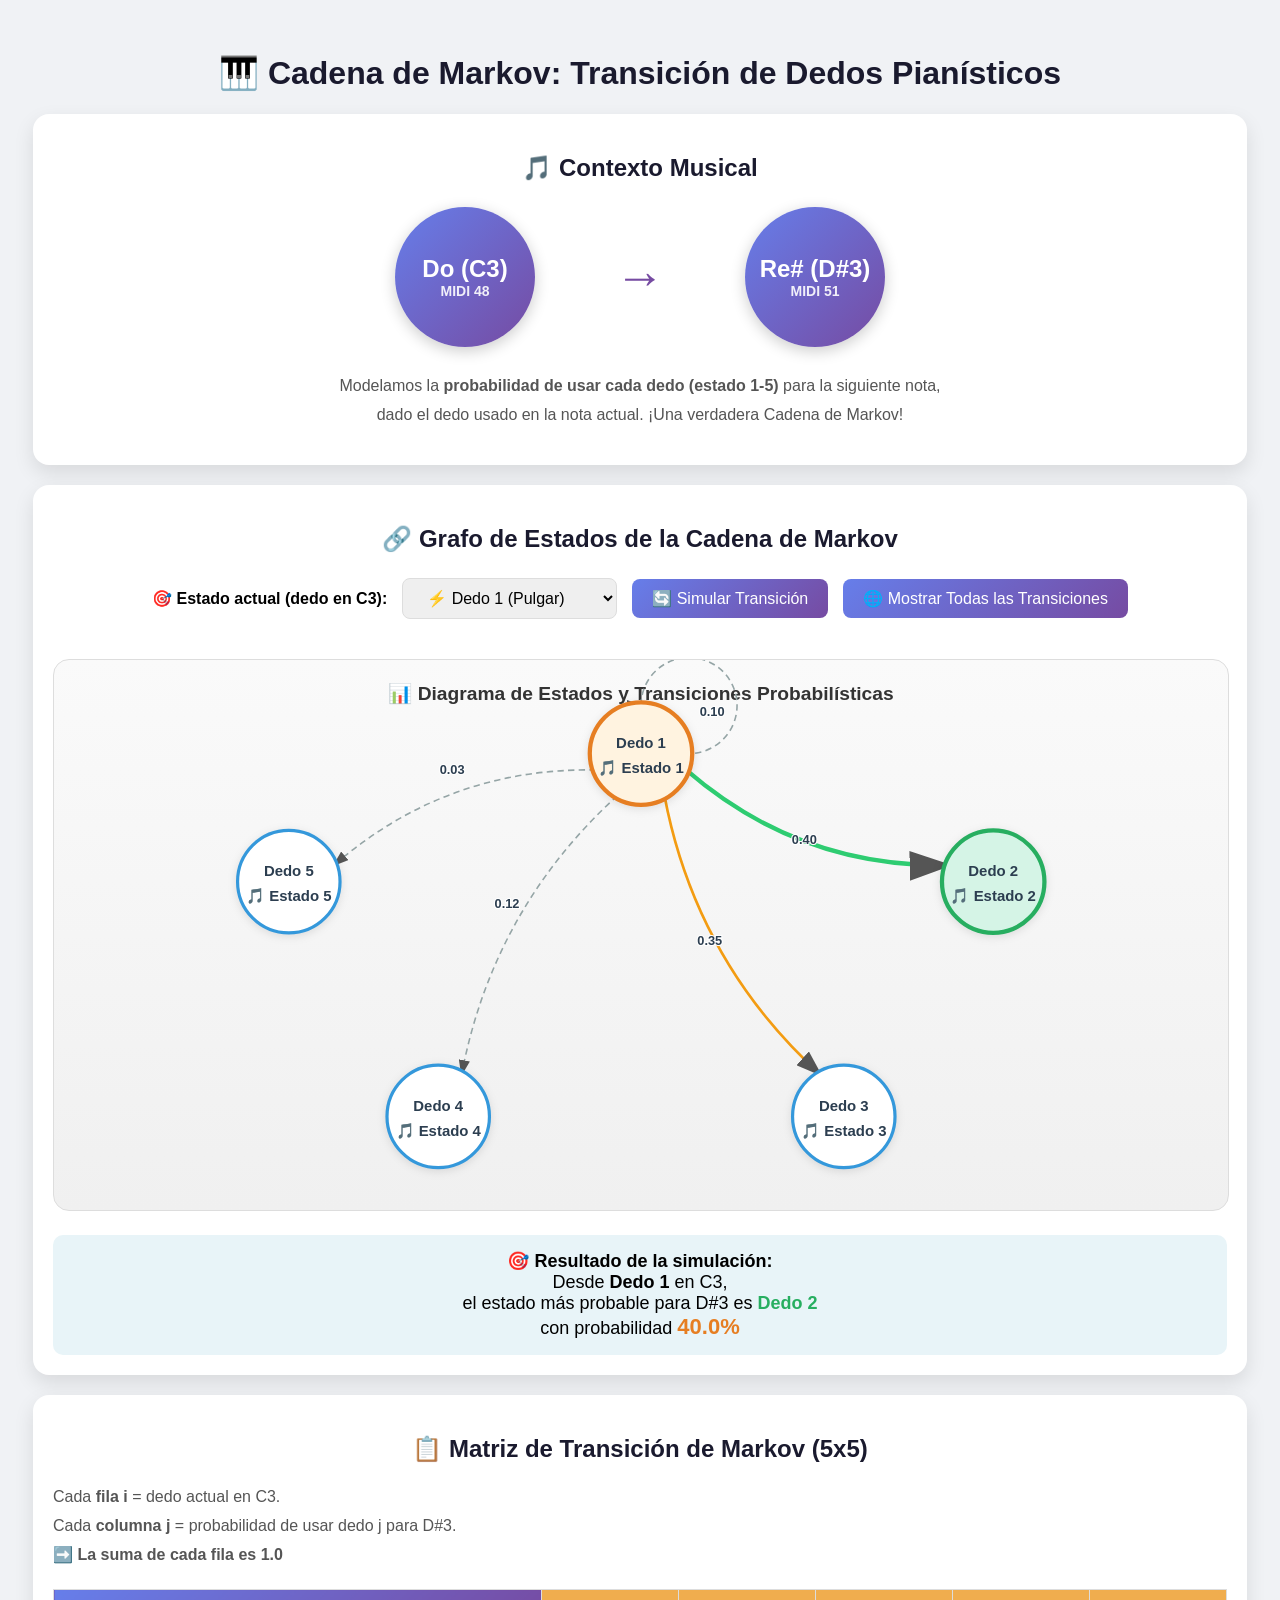
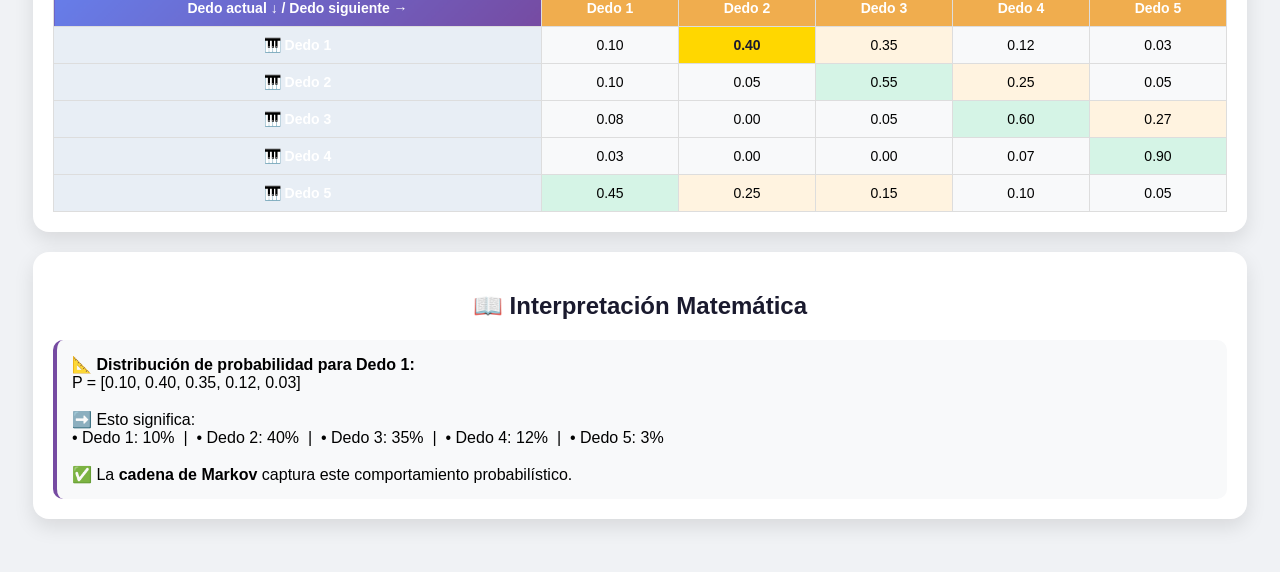
<file: templates/markov_dedos.html>
<!doctype html>
<html lang="es">
<head>
<meta charset="utf-8">
<title>Cadena de Markov - Digitación Pianística</title>

<style>
body {
    font-family: 'Segoe UI', Arial, sans-serif;
    background: #f0f2f5;
    padding: 25px;
}

h1, h2 {
    text-align: center;
    color: #1a1a2e;
}

.card {
    background: white;
    border-radius: 16px;
    padding: 20px;
    margin: 20px auto;
    max-width: 1200px;
    box-shadow: 0 8px 20px rgba(0,0,0,0.1);
}

.notas {
    display: flex;
    justify-content: center;
    align-items: center;
    gap: 80px;
    margin: 25px 0;
}

.nota {
    width: 140px;
    height: 140px;
    border-radius: 50%;
    background: linear-gradient(135deg, #667eea 0%, #764ba2 100%);
    border: none;
    display: flex;
    align-items: center;
    justify-content: center;
    flex-direction: column;
    font-weight: bold;
    color: white;
    box-shadow: 0 4px 15px rgba(0,0,0,0.2);
}

.nota span:first-child {
    font-size: 24px;
}

.nota span:last-child {
    font-size: 14px;
    opacity: 0.9;
}

.flecha {
    font-size: 50px;
    color: #764ba2;
}

.controles {
    text-align: center;
    margin: 25px;
    display: flex;
    gap: 15px;
    justify-content: center;
    align-items: center;
    flex-wrap: wrap;
}

select, button {
    padding: 10px 20px;
    font-size: 16px;
    border-radius: 8px;
    border: 1px solid #ddd;
}

button {
    cursor: pointer;
    background: linear-gradient(135deg, #667eea 0%, #764ba2 100%);
    color: white;
    border: none;
    transition: transform 0.2s, box-shadow 0.2s;
}

button:hover {
    transform: translateY(-2px);
    box-shadow: 0 4px 12px rgba(102,126,234,0.4);
}

.resultado {
    text-align: center;
    font-size: 18px;
    margin-top: 20px;
    padding: 15px;
    background: #e8f4f8;
    border-radius: 10px;
}

table {
    width: 100%;
    border-collapse: collapse;
    margin-top: 20px;
    font-size: 14px;
}

th, td {
    border: 1px solid #ddd;
    padding: 10px;
    text-align: center;
}

th {
    background: linear-gradient(135deg, #667eea 0%, #764ba2 100%);
    color: white;
}

tr:hover {
    background: #f5f5f5;
}

.resaltado {
    background: #ffd700 !important;
    font-weight: bold;
    color: #1a1a2e;
}

.explicacion {
    line-height: 1.8;
    color: #555;
}

.markov-svg {
    width: 100%;
    height: 550px;
    background: linear-gradient(to bottom, #fafafa, #f0f0f0);
    border: 1px solid #ddd;
    border-radius: 16px;
    margin-top: 15px;
}

.svg-title {
    font-size: 18px;
    font-weight: bold;
    fill: #333;
}

/* Estilos para las flechas y aristas */
.edge {
    fill: none;
    marker-end: url(#arrowhead);
    transition: all 0.3s ease;
}

.edge.fuerte {
    stroke: #2ecc71;
    stroke-width: 4;
}

.edge.media {
    stroke: #f39c12;
    stroke-width: 2.5;
}

.edge.baja {
    stroke: #95a5a6;
    stroke-width: 1.5;
    stroke-dasharray: 6 4;
}

.edge-label {
    font-size: 12px;
    fill: #2c3e50;
    font-weight: bold;
    background: white;
    paint-order: stroke;
    stroke: white;
    stroke-width: 2px;
}

/* Estilos para los nodos */
.node circle {
    fill: white;
    stroke: #3498db;
    stroke-width: 3;
    filter: drop-shadow(0 2px 4px rgba(0,0,0,0.1));
    transition: all 0.3s ease;
}

.node circle:hover {
    stroke-width: 4;
    filter: drop-shadow(0 4px 8px rgba(0,0,0,0.2));
}

.node.inicial circle {
    fill: #fff3e0;
    stroke: #e67e22;
    stroke-width: 4;
}

.node.destino circle {
    fill: #d5f4e6;
    stroke: #27ae60;
    stroke-width: 4;
}

.node text {
    text-anchor: middle;
    font-weight: bold;
    fill: #2c3e50;
    font-size: 14px;
}

.estado-nota {
    font-size: 11px;
    fill: #7f8c8d;
}

.info-panel {
    margin-top: 20px;
    padding: 15px;
    background: #f8f9fa;
    border-radius: 10px;
    border-left: 4px solid #764ba2;
}
</style>
</head>

<body>

<h1>🎹 Cadena de Markov: Transición de Dedos Pianísticos</h1>

<section class="card">
    <h2>🎵 Contexto Musical</h2>
    <div class="notas">
        <div class="nota">
            <span>Do (C3)</span>
            <span>MIDI 48</span>
        </div>
        <div class="flecha">→</div>
        <div class="nota">
            <span>Re# (D#3)</span>
            <span>MIDI 51</span>
        </div>
    </div>
    <p class="explicacion" style="text-align: center">
        Modelamos la <strong>probabilidad de usar cada dedo (estado 1-5)</strong> para la siguiente nota,<br>
        dado el dedo usado en la nota actual. ¡Una verdadera Cadena de Markov!
    </p>
</section>

<section class="card">
    <h2>🔗 Grafo de Estados de la Cadena de Markov</h2>
    
    <div class="controles">
        <label style="font-weight: bold">🎯 Estado actual (dedo en C3):</label>
        <select id="dedoInicial">
            <option value="1">⚡ Dedo 1 (Pulgar)</option>
            <option value="2">✌️ Dedo 2 (Índice)</option>
            <option value="3">🖖 Dedo 3 (Medio)</option>
            <option value="4">🖕 Dedo 4 (Anular)</option>
            <option value="5">👍 Dedo 5 (Meñique)</option>
        </select>
        <button onclick="calcular()">🔄 Simular Transición</button>
        <button onclick="mostrarTodasTransiciones()">🌐 Mostrar Todas las Transiciones</button>
    </div>

    <svg viewBox="0 0 1100 500" class="markov-svg">
        <defs>
            <marker id="arrowhead" markerWidth="10" markerHeight="7"
                    refX="9" refY="3.5" orient="auto">
                <polygon points="0 0, 10 3.5, 0 7" fill="#555" />
            </marker>
            <marker id="arrowhead-fuerte" markerWidth="10" markerHeight="7"
                    refX="9" refY="3.5" orient="auto">
                <polygon points="0 0, 10 3.5, 0 7" fill="#2ecc71" />
            </marker>
            <radialGradient id="gradNodo">
                <stop offset="0%" stop-color="#fff"/>
                <stop offset="100%" stop-color="#e8eef5"/>
            </radialGradient>
        </defs>
        <text x="550" y="30" text-anchor="middle" class="svg-title">
            📊 Diagrama de Estados y Transiciones Probabilísticas
        </text>
        <g id="svg-aristas"></g>
        <g id="svg-nodos"></g>
    </svg>

    <div class="resultado" id="resultado">
        💡 Selecciona un dedo inicial y presiona "Simular Transición"
    </div>
</section>

<section class="card">
    <h2>📋 Matriz de Transición de Markov (5x5)</h2>
    <p class="explicacion">
        Cada <strong>fila i</strong> = dedo actual en C3.<br>
        Cada <strong>columna j</strong> = probabilidad de usar dedo j para D#3.<br>
        ➡️ <strong>La suma de cada fila es 1.0</strong>
    </p>
    <table id="tablaMatriz">
        <thead>
            <tr>
                <th>Dedo actual ↓ / Dedo siguiente →</th>
                <th style="background:#f0ad4e">Dedo 1</th>
                <th style="background:#f0ad4e">Dedo 2</th>
                <th style="background:#f0ad4e">Dedo 3</th>
                <th style="background:#f0ad4e">Dedo 4</th>
                <th style="background:#f0ad4e">Dedo 5</th>
            </tr>
        </thead>
        <tbody></tbody>
    </table>
</section>

<section class="card">
    <h2>📖 Interpretación Matemática</h2>
    <div class="info-panel" id="lectura">
        🔍 Selecciona un dedo inicial para ver su distribución de probabilidad.
    </div>
</section>

<script>
const matriz = {
    1: [0.10, 0.40, 0.35, 0.12, 0.03],
    2: [0.10, 0.05, 0.55, 0.25, 0.05],
    3: [0.08, 0.00, 0.05, 0.60, 0.27],
    4: [0.03, 0.00, 0.00, 0.07, 0.90],
    5: [0.45, 0.25, 0.15, 0.10, 0.05]
};

// Posiciones para los 5 estados en círculo
const posiciones = {
    1: {x: 550, y: 80},
    2: {x: 880, y: 200},
    3: {x: 740, y: 420},
    4: {x: 360, y: 420},
    5: {x: 220, y: 200}
};

function claseProbabilidad(p) {
    if (p >= 0.45) return "fuerte";
    if (p >= 0.15) return "media";
    return "baja";
}

// Función para dibujar arco entre dos nodos
function dibujarArco(origen, destino, prob, esAutoBucle = false, dedoActual, dedoDestino, resaltar = false) {
    const aristas = document.getElementById("svg-aristas");
    
    let d = "";
    let labelX, labelY;
    
    if (esAutoBucle) {
        // Auto-bucle (self-loop)
        const radio = 45;
        d = `M ${origen.x} ${origen.y - radio}
             A ${radio} ${radio} 0 1 1 ${origen.x + radio} ${origen.y}
             A ${radio} ${radio} 0 1 1 ${origen.x} ${origen.y - radio}`;
        labelX = origen.x + 55;
        labelY = origen.y - 35;
    } else {
        // Calcular ángulo y puntos de control para arco
        const dx = destino.x - origen.x;
        const dy = destino.y - origen.y;
        const distancia = Math.sqrt(dx * dx + dy * dy);
        const radio = 45;
        
        // Punto de inicio (desde borde del círculo)
        const startX = origen.x + (dx / distancia) * radio;
        const startY = origen.y + (dy / distancia) * radio;
        
        // Punto final (hasta borde del círculo)
        const endX = destino.x - (dx / distancia) * radio;
        const endY = destino.y - (dy / distancia) * radio;
        
        // Puntos de control para curva
        const perpX = -dy / distancia * 50;
        const perpY = dx / distancia * 50;
        
        const controlX = (origen.x + destino.x) / 2 + perpX;
        const controlY = (origen.y + destino.y) / 2 + perpY;
        
        d = `M ${startX} ${startY} Q ${controlX} ${controlY} ${endX} ${endY}`;
        labelX = (origen.x + destino.x) / 2 + perpX * 0.7;
        labelY = (origen.y + destino.y) / 2 + perpY * 0.7;
    }
    
    const path = document.createElementNS("http://www.w3.org/2000/svg", "path");
    path.setAttribute("d", d);
    let clase = claseProbabilidad(prob);
    if (resaltar && prob > 0) clase = "fuerte";
    path.setAttribute("class", `edge ${clase}`);
    aristas.appendChild(path);
    
    if (prob > 0 && !esAutoBucle) {
        const label = document.createElementNS("http://www.w3.org/2000/svg", "text");
        label.setAttribute("x", labelX);
        label.setAttribute("y", labelY - 8);
        label.setAttribute("class", "edge-label");
        label.setAttribute("text-anchor", "middle");
        label.textContent = `${prob.toFixed(2)}`;
        aristas.appendChild(label);
    } else if (esAutoBucle && prob > 0) {
        const label = document.createElementNS("http://www.w3.org/2000/svg", "text");
        label.setAttribute("x", labelX);
        label.setAttribute("y", labelY);
        label.setAttribute("class", "edge-label");
        label.textContent = `${prob.toFixed(2)}`;
        aristas.appendChild(label);
    }
}

function crearNodo(x, y, numDedo, claseExtra = "") {
    const nodos = document.getElementById("svg-nodos");
    const g = document.createElementNS("http://www.w3.org/2000/svg", "g");
    g.setAttribute("class", `node ${claseExtra}`);
    
    g.innerHTML = `
        <circle cx="${x}" cy="${y}" r="48" fill="url(#gradNodo)"></circle>
        <text x="${x}" y="${y - 5}">Dedo ${numDedo}</text>
        <text x="${x}" y="${y + 18}" class="estado-nota">🎵 Estado ${numDedo}</text>
    `;
    
    nodos.appendChild(g);
}

function dibujarGrafo(estadoActual = null, estadoDestino = null, mostrarTodas = false) {
    const aristas = document.getElementById("svg-aristas");
    const nodos = document.getElementById("svg-nodos");
    
    aristas.innerHTML = "";
    nodos.innerHTML = "";
    
    // Dibujar todos los nodos
    for (let i = 1; i <= 5; i++) {
        let clase = "";
        if (estadoActual === i) clase = "inicial";
        if (estadoDestino === i && !mostrarTodas) clase = "destino";
        crearNodo(posiciones[i].x, posiciones[i].y, i, clase);
    }
    
    // Dibujar todas las transiciones o solo las del estado actual
    if (mostrarTodas) {
        // Mostrar todas las transiciones de todos los estados
        for (let origen = 1; origen <= 5; origen++) {
            const probs = matriz[origen];
            for (let destino = 1; destino <= 5; destino++) {
                const prob = probs[destino - 1];
                if (prob > 0) {
                    const esAuto = (origen === destino);
                    dibujarArco(posiciones[origen], posiciones[destino], prob, esAuto, origen, destino, false);
                }
            }
        }
    } else if (estadoActual) {
        // Mostrar solo transiciones del estado actual seleccionado
        const probs = matriz[estadoActual];
        for (let destino = 1; destino <= 5; destino++) {
            const prob = probs[destino - 1];
            if (prob > 0) {
                const esAuto = (estadoActual === destino);
                const resaltar = (destino === estadoDestino);
                dibujarArco(posiciones[estadoActual], posiciones[destino], prob, esAuto, estadoActual, destino, resaltar);
            }
        }
    }
}

function crearTabla() {
    const tbody = document.querySelector("#tablaMatriz tbody");
    tbody.innerHTML = "";
    
    for (let dedo = 1; dedo <= 5; dedo++) {
        const tr = document.createElement("tr");
        tr.innerHTML = `<th style="background:#e8eef5">🎹 Dedo ${dedo}</th>`;
        
        matriz[dedo].forEach(prob => {
            const color = prob >= 0.45 ? '#d5f4e6' : (prob >= 0.15 ? '#fff3e0' : '#f8f9fa');
            tr.innerHTML += `<td style="background:${color}">${prob.toFixed(2)}</td>`;
        });
        
        tbody.appendChild(tr);
    }
}

function resaltarTabla(dedoInicial, dedoDestino) {
    const celdas = document.querySelectorAll("#tablaMatriz td");
    celdas.forEach(td => td.classList.remove("resaltado"));
    
    const fila = document.querySelectorAll("#tablaMatriz tbody tr")[dedoInicial - 1];
    if (fila) {
        const celda = fila.querySelectorAll("td")[dedoDestino - 1];
        if (celda) celda.classList.add("resaltado");
    }
}

function mostrarTodasTransiciones() {
    dibujarGrafo(null, null, true);
    document.getElementById("resultado").innerHTML = `
        🌐 <strong>Cadena de Markov Completa</strong><br>
        Se muestran TODAS las transiciones posibles entre los 5 estados.
        Cada flecha tiene su probabilidad asociada.
    `;
    document.getElementById("lectura").innerHTML = `
        📊 <strong>Cadena de Markov Completa</strong><br>
        Este grafo muestra todas las transiciones posibles en el sistema.
        Cada nodo es un estado (dedo 1-5). Las flechas indican la probabilidad
        de pasar de un dedo a otro (o quedarse en el mismo).<br><br>
        ✅ La suma de probabilidades saliendo de cada nodo es 1.0.<br>
        ✅ Las flechas más gruesas y verdes representan transiciones más probables.
    `;
}

function calcular() {
    const dedoInicial = Number(document.getElementById("dedoInicial").value);
    const probs = matriz[dedoInicial];
    
    const maxProb = Math.max(...probs);
    const dedoDestino = probs.indexOf(maxProb) + 1;
    
    dibujarGrafo(dedoInicial, dedoDestino, false);
    
    document.getElementById("resultado").innerHTML = `
        🎯 <strong>Resultado de la simulación:</strong><br>
        Desde <strong>Dedo ${dedoInicial}</strong> en C3,<br>
        el estado más probable para D#3 es <strong style="color:#27ae60">Dedo ${dedoDestino}</strong><br>
        con probabilidad <strong style="font-size:22px; color:#e67e22">${(maxProb * 100).toFixed(1)}%</strong>
    `;
    
    document.getElementById("lectura").innerHTML = `
        📐 <strong>Distribución de probabilidad para Dedo ${dedoInicial}:</strong><br>
        P = [${probs.map(p => p.toFixed(2)).join(", ")}]<br><br>
        ➡️ Esto significa: <br>
        • Dedo 1: ${(probs[0]*100).toFixed(0)}% &nbsp;|&nbsp;
        • Dedo 2: ${(probs[1]*100).toFixed(0)}% &nbsp;|&nbsp;
        • Dedo 3: ${(probs[2]*100).toFixed(0)}% &nbsp;|&nbsp;
        • Dedo 4: ${(probs[3]*100).toFixed(0)}% &nbsp;|&nbsp;
        • Dedo 5: ${(probs[4]*100).toFixed(0)}%<br><br>
        ✅ La <strong>cadena de Markov</strong> captura este comportamiento probabilístico.
    `;
    
    resaltarTabla(dedoInicial, dedoDestino);
}

crearTabla();
calcular();
</script>
</body>
</html>
</file>
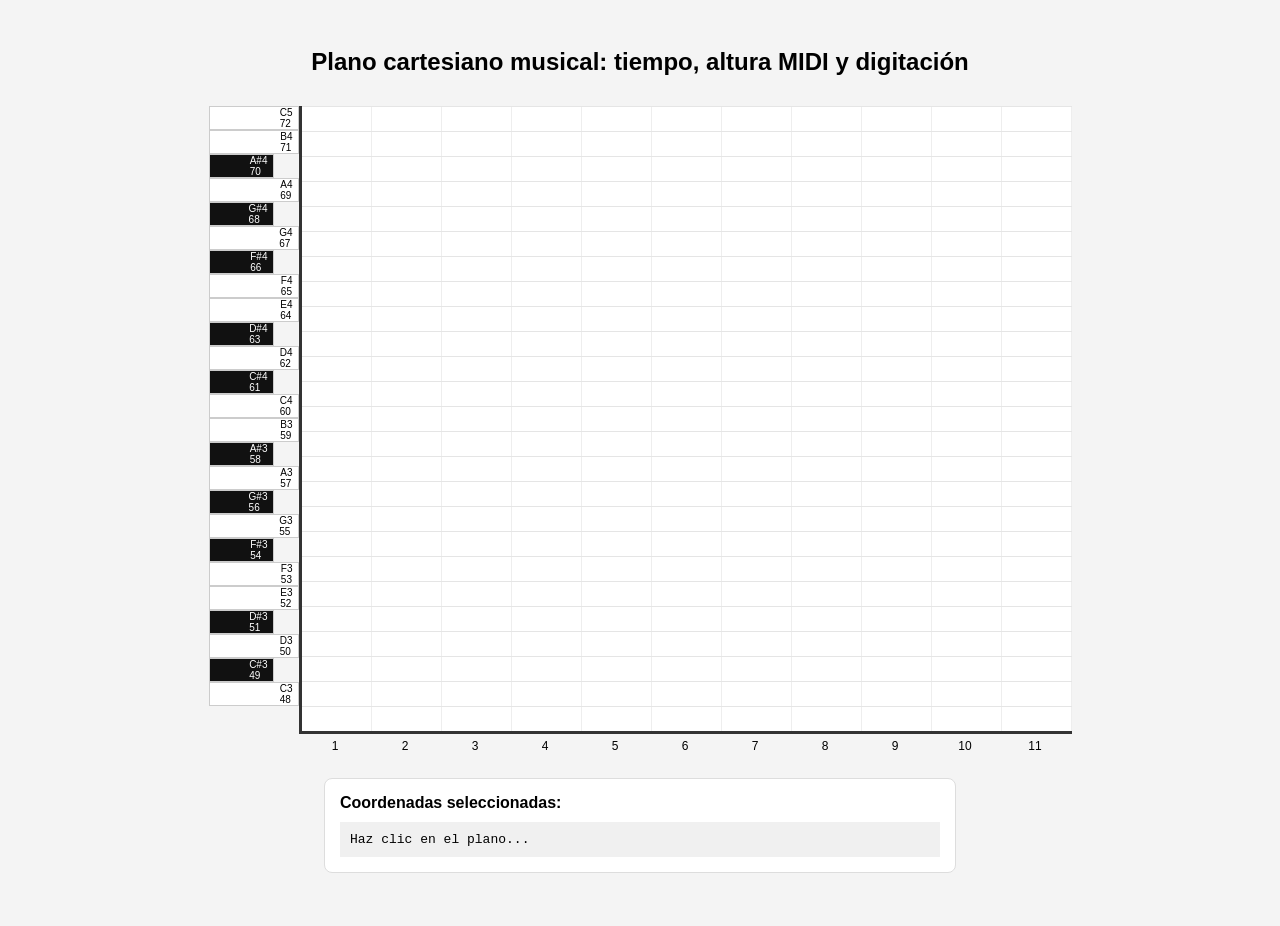
<file: templates/plano_piano.html>
<!DOCTYPE html>
<html lang="es">
<head>
<meta charset="UTF-8">
<title>Plano cartesiano musical</title>

<style>
    body {
        font-family: Arial, sans-serif;
        background: #f4f4f4;
        padding: 20px;
    }

    h2 {
        text-align: center;
    }

    .contenedor {
        display: flex;
        justify-content: center;
        margin-top: 30px;
    }

    .piano {
        width: 90px;
        position: relative;
    }

    .tecla {
        height: 24px;
        border: 1px solid #ccc;
        background: white;
        font-size: 10px;
        display: flex;
        align-items: center;
        justify-content: flex-end;
        padding-right: 5px;
        box-sizing: border-box;
    }

    .tecla.negra {
        background: #111;
        color: white;
        width: 65px;
    }

    .plano {
        position: relative;
        width: 770px;
        background: white;
        border-left: 3px solid #333;
        border-bottom: 3px solid #333;
    }

    .fila {
        height: 24px;
        border-top: 1px solid #e5e5e5;
        position: relative;
    }

    .celda {
        width: 70px;
        height: 24px;
        border-right: 1px solid #eee;
        display: inline-block;
        box-sizing: border-box;
        cursor: pointer;
    }

    .celda:hover {
        background: #eef6ff;
    }

    .punto {
        width: 12px;
        height: 12px;
        background: crimson;
        border-radius: 50%;
        position: absolute;
        transform: translate(-50%, -50%);
    }

    .etiqueta {
        position: absolute;
        font-size: 11px;
        background: #fff8dc;
        border: 1px solid #ccc;
        padding: 2px 4px;
        border-radius: 4px;
        transform: translate(8px, -18px);
        white-space: nowrap;
    }

    .eje-x {
        display: flex;
        margin-left: 90px;
        justify-content: center;
    }

    .marca-x {
        width: 70px;
        text-align: center;
        font-size: 12px;
        margin-top: 5px;
    }

    .panel {
        margin: 25px auto;
        width: 600px;
        background: white;
        padding: 15px;
        border-radius: 8px;
        border: 1px solid #ddd;
    }

    code {
        display: block;
        margin-top: 10px;
        background: #f0f0f0;
        padding: 10px;
    }
</style>
</head>

<body>

<h2>Plano cartesiano musical: tiempo, altura MIDI y digitación</h2>

<div class="contenedor">

    <div class="piano" id="piano"></div>

    <div class="plano" id="plano"></div>

</div>

<div class="eje-x" id="ejeX"></div>

<div class="panel">
    <strong>Coordenadas seleccionadas:</strong>
    <code id="salida">Haz clic en el plano...</code>
</div>

<script>
    const midiMin = 48;
    const midiMax = 72;
    const tiempos = 11;

    const piano = document.getElementById("piano");
    const plano = document.getElementById("plano");
    const ejeX = document.getElementById("ejeX");
    const salida = document.getElementById("salida");

    const notasNegras = [1, 3, 6, 8, 10];
    const coordenadas = [];

    function esNegra(midi) {
        return notasNegras.includes(midi % 12);
    }

    function nombreNota(midi) {
        const nombres = ["C", "C#", "D", "D#", "E", "F", "F#", "G", "G#", "A", "A#", "B"];
        const nota = nombres[midi % 12];
        const octava = Math.floor(midi / 12) - 1;
        return nota + octava;
    }

    for (let midi = midiMax; midi >= midiMin; midi--) {
        const tecla = document.createElement("div");
        tecla.className = "tecla";
        if (esNegra(midi)) tecla.classList.add("negra");

        tecla.innerHTML = `${nombreNota(midi)}<br>${midi}`;
        piano.appendChild(tecla);

        const fila = document.createElement("div");
        fila.className = "fila";
        fila.dataset.midi = midi;

        for (let t = 1; t <= tiempos; t++) {
            const celda = document.createElement("div");
            celda.className = "celda";
            celda.dataset.tiempo = t;
            celda.dataset.midi = midi;

            celda.addEventListener("click", function(e) {
                const tiempo = this.dataset.tiempo;
                const midi = this.dataset.midi;

                let dedo = prompt(`Coordenada (${tiempo}, ${midi}, z)\nEscribe la digitación:`, "-");
                if (dedo === null || dedo.trim() === "") dedo = "-";

                const punto = document.createElement("div");
                punto.className = "punto";
                punto.style.left = ((tiempo - 1) * 70 + 35) + "px";
                punto.style.top = "12px";

                const etiqueta = document.createElement("div");
                etiqueta.className = "etiqueta";
                etiqueta.innerText = `(${tiempo}, ${midi}, ${dedo})`;
                etiqueta.style.left = ((tiempo - 1) * 70 + 35) + "px";
                etiqueta.style.top = "12px";

                fila.appendChild(punto);
                fila.appendChild(etiqueta);

                coordenadas.push({
                    tiempo: Number(tiempo),
                    midi: Number(midi),
                    digitacion: dedo
                });

                salida.innerText = JSON.stringify(coordenadas, null, 2);
            });

            fila.appendChild(celda);
        }

        plano.appendChild(fila);
    }

    for (let t = 1; t <= tiempos; t++) {
        const marca = document.createElement("div");
        marca.className = "marca-x";
        marca.innerText = t;
        ejeX.appendChild(marca);
    }
</script>

</body>
</html>
</file>
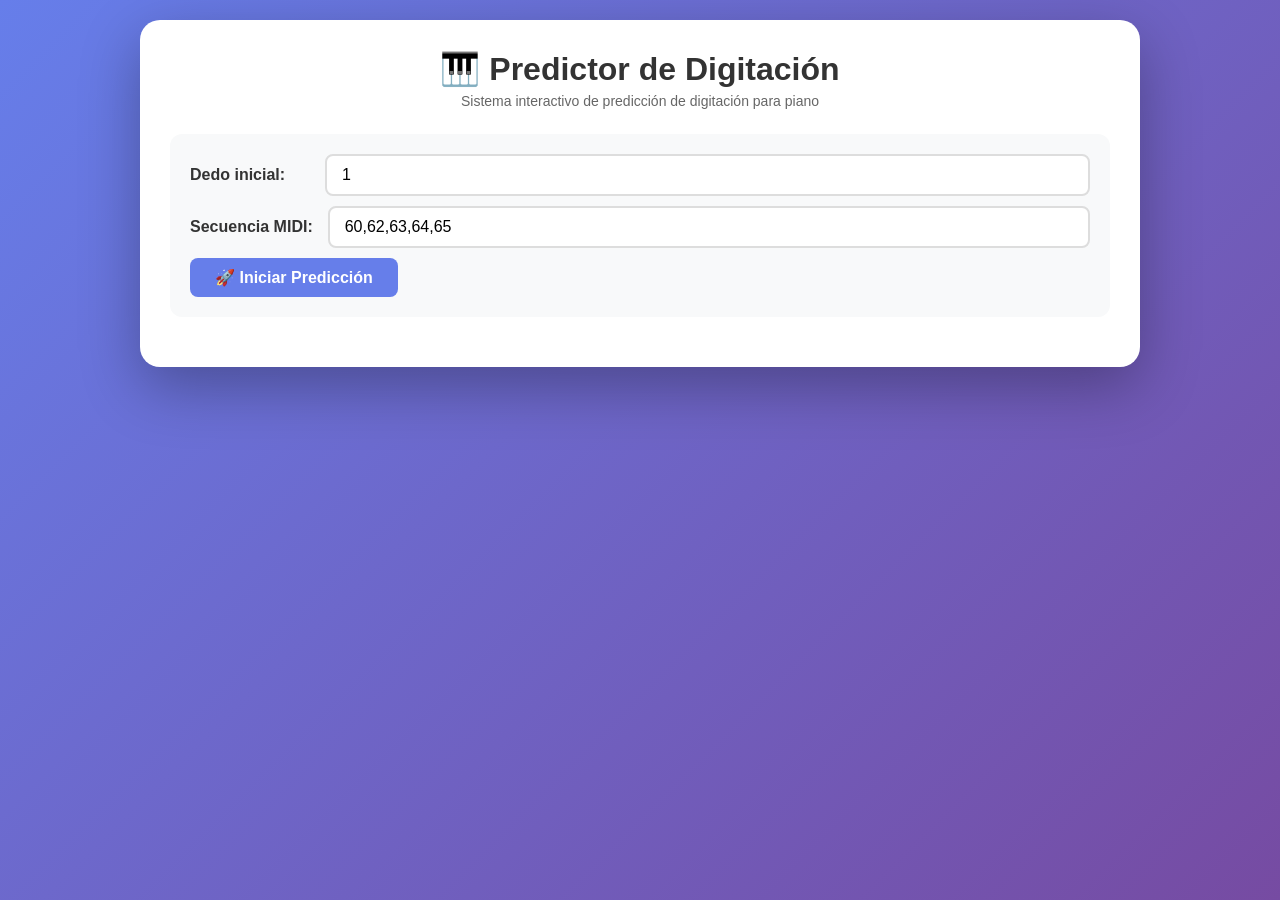
<file: templates/prueba_modelo.html>
<!DOCTYPE html>

<html lang="es">
<head>
    <meta charset="UTF-8">
    <meta name="viewport" content="width=device-width, initial-scale=1.0">
    <title>Predictor de Digitación para Piano</title>
    <style>
        * {
            margin: 0;
            padding: 0;
            box-sizing: border-box;
        }

        body {
            font-family: 'Segoe UI', Tahoma, Geneva, Verdana, sans-serif;
            background: linear-gradient(135deg, #667eea 0%, #764ba2 100%);
            min-height: 100vh;
            padding: 20px;
        }

        .container {
            max-width: 1000px;
            margin: 0 auto;
            background: white;
            border-radius: 20px;
            padding: 30px;
            box-shadow: 0 20px 60px rgba(0,0,0,0.3);
        }

        h1 {
            color: #333;
            text-align: center;
            margin-bottom: 5px;
        }

        .subtitle {
            text-align: center;
            color: #666;
            margin-bottom: 25px;
            font-size: 14px;
        }

        .input-section {
            background: #f8f9fa;
            padding: 20px;
            border-radius: 12px;
            margin-bottom: 20px;
        }

        .input-group {
            display: flex;
            gap: 15px;
            flex-wrap: wrap;
            align-items: center;
            margin-bottom: 10px;
        }

        .input-group label {
            font-weight: 600;
            color: #333;
            min-width: 120px;
        }

        .input-group input {
            flex: 1;
            padding: 10px 15px;
            border: 2px solid #ddd;
            border-radius: 8px;
            font-size: 16px;
            min-width: 200px;
        }

        .input-group input:focus {
            outline: none;
            border-color: #667eea;
        }

        .btn {
            padding: 10px 25px;
            border: none;
            border-radius: 8px;
            font-size: 16px;
            font-weight: 600;
            cursor: pointer;
            transition: all 0.3s;
            color: white;
        }

        .btn-primary {
            background: #667eea;
        }

        .btn-primary:hover {
            background: #5a67d8;
            transform: translateY(-2px);
            box-shadow: 0 5px 15px rgba(102, 126, 234, 0.4);
        }

        .btn-success {
            background: #48bb78;
        }

        .btn-success:hover {
            background: #38a169;
            transform: translateY(-2px);
        }

        .btn-danger {
            background: #fc8181;
        }

        .btn-danger:hover {
            background: #f56565;
            transform: translateY(-2px);
        }

        .btn-secondary {
            background: #a0aec0;
        }

        .btn-secondary:hover {
            background: #718096;
            transform: translateY(-2px);
        }

        .btn:disabled {
            opacity: 0.5;
            cursor: not-allowed;
            transform: none !important;
        }

        .btn-group {
            display: flex;
            gap: 10px;
            flex-wrap: wrap;
            margin-top: 10px;
        }

        .result-section {
            margin-top: 25px;
            padding: 20px;
            background: #f8f9fa;
            border-radius: 12px;
            display: none;
        }

        .result-section.active {
            display: block;
        }

        .step-info {
            background: white;
            padding: 15px;
            border-radius: 8px;
            margin-bottom: 15px;
            border-left: 4px solid #667eea;
        }

        .step-info h3 {
            color: #333;
            margin-bottom: 8px;
        }

        .step-info .details {
            color: #666;
            font-size: 14px;
        }

        .candidates-table {
            width: 100%;
            border-collapse: collapse;
            margin: 15px 0;
            font-size: 14px;
        }

        .candidates-table th {
            background: #667eea;
            color: white;
            padding: 10px;
            text-align: left;
        }

        .candidates-table td {
            padding: 10px;
            border-bottom: 1px solid #e2e8f0;
        }

        .candidates-table tr:hover {
            background: #f7fafc;
        }

        .candidates-table .highlight {
            background: #fefcbf;
            font-weight: 600;
        }

        .route-display {
            background: white;
            padding: 15px;
            border-radius: 8px;
            margin: 15px 0;
            font-size: 20px;
            text-align: center;
            border: 2px solid #667eea;
            word-wrap: break-word;
        }

        .route-display .arrow {
            color: #667eea;
            margin: 0 5px;
        }

        .route-display .current {
            background: #667eea;
            color: white;
            padding: 5px 12px;
            border-radius: 20px;
            display: inline-block;
            font-weight: bold;
        }

        .status-message {
            padding: 12px 15px;
            border-radius: 8px;
            margin: 10px 0;
            font-weight: 500;
        }

        .status-info {
            background: #bee3f8;
            color: #2b6cb0;
            border: 1px solid #90cdf4;
        }

        .status-success {
            background: #c6f6d5;
            color: #22543d;
            border: 1px solid #9ae6b4;
        }

        .status-warning {
            background: #fefcbf;
            color: #975a16;
            border: 1px solid #f6e05e;
        }

        .status-error {
            background: #fed7d7;
            color: #9b2c2c;
            border: 1px solid #feb2b2;
        }

        .historical-options {
            background: white;
            padding: 15px;
            border-radius: 8px;
            margin: 10px 0;
            border: 1px solid #e2e8f0;
        }

        .historical-options h4 {
            color: #333;
            margin-bottom: 10px;
        }

        .finger-option {
            display: inline-block;
            padding: 8px 16px;
            margin: 5px;
            background: #667eea;
            color: white;
            border-radius: 20px;
            cursor: pointer;
            transition: all 0.3s;
            font-weight: 600;
        }

        .finger-option:hover {
            transform: scale(1.1);
            background: #5a67d8;
        }

        .finger-option.selected {
            background: #48bb78;
            box-shadow: 0 0 0 3px #48bb78, 0 0 0 6px #c6f6d5;
        }

        .loading {
            text-align: center;
            padding: 20px;
            color: #666;
        }

        .spinner {
            display: inline-block;
            width: 30px;
            height: 30px;
            border: 3px solid #f3f3f3;
            border-top: 3px solid #667eea;
            border-radius: 50%;
            animation: spin 1s linear infinite;
        }

        @keyframes spin {
            0% { transform: rotate(0deg); }
            100% { transform: rotate(360deg); }
        }

        .progress-bar {
            width: 100%;
            height: 8px;
            background: #e2e8f0;
            border-radius: 4px;
            margin: 15px 0;
            overflow: hidden;
        }

        .progress-bar .progress {
            height: 100%;
            background: linear-gradient(90deg, #667eea, #764ba2);
            transition: width 0.5s ease;
            border-radius: 4px;
        }

        @media (max-width: 768px) {
            .container {
                padding: 15px;
            }
            
            .input-group {
                flex-direction: column;
                align-items: stretch;
            }
            
            .input-group label {
                min-width: auto;
            }
            
            .input-group input {
                min-width: auto;
            }
            
            .route-display {
                font-size: 16px;
            }
        }
    </style>
</head>
<body>
    <div class="container">
        <h1>🎹 Predictor de Digitación</h1>
        <p class="subtitle">Sistema interactivo de predicción de digitación para piano</p>

        <!-- Sección de entrada -->
        <div id="inputSection" class="input-section">
            <div class="input-group">
                <label for="dedoInicial">Dedo inicial:</label>
                <input type="number" id="dedoInicial" value="1" min="1" max="5">
            </div>
            <div class="input-group">
                <label for="secuenciaMIDI">Secuencia MIDI:</label>
                <input type="text" id="secuenciaMIDI" placeholder="Ej: 60,62,63,64,65" value="60,62,63,64,65">
            </div>
            <button class="btn btn-primary" id="btnIniciar" onclick="iniciarPrediccion()">
                🚀 Iniciar Predicción
            </button>
        </div>

        <!-- Sección de resultados -->
        <div id="resultSection" class="result-section">
            <div class="progress-bar">
                <div class="progress" id="progressBar" style="width: 0%"></div>
            </div>

            <!-- Ruta actual -->
            <div class="route-display" id="routeDisplay">
                <span id="routeText">Esperando inicio...</span>
            </div>

            <!-- Estado -->
            <div id="statusMessage" class="status-message status-info">
                Iniciando predicción...
            </div>

            <!-- Información del paso -->
            <div class="step-info" id="stepInfo">
                <h3>Paso <span id="stepNumber">0</span> de <span id="totalSteps">0</span></h3>
                <div class="details">
                    <strong>MIDI:</strong> <span id="midiActual">-</span> | 
                    <strong>Contexto:</strong> <span id="contextoActual">-</span>
                </div>
            </div>

            <!-- Candidatos del modelo -->
            <div id="candidatosSection">
                <h4>📊 Ranking del modelo (A × B)</h4>
                <table class="candidates-table" id="candidatesTable">
                    <thead>
                        <tr>
                            <th>Dedo</th>
                            <th>Probabilidad Transición (A)</th>
                            <th>Probabilidad Emisión (B)</th>
                            <th>Score</th>
                        </tr>
                    </thead>
                    <tbody id="candidatesBody">
                        <tr><td colspan="4">Cargando...</td></tr>
                    </tbody>
                </table>
            </div>

            <!-- Opciones históricas -->
            <div id="historicalSection" style="display: none;">
                <div class="historical-options">
                    <h4>📚 Opciones históricas disponibles</h4>
                    <div id="historicalOptionsContainer">
                        <p>Cargando opciones históricas...</p>
                    </div>
                </div>

                <div id="historicalDetail" style="margin-top: 10px; display: none;">
                    <h4>📋 Detalle de coincidencias históricas</h4>
                    <div id="historicalDetailContainer"></div>
                </div>
            </div>

            <!-- Botones de interacción -->
            <div id="interactionSection" style="display: none;">
                <div class="btn-group" id="fingerButtons">
                    <!-- Botones dinámicos -->
                </div>
                <button class="btn btn-secondary" id="btnUsarModelo" onclick="usarModelo()">
                    Usar Modelo (Automático)
                </button>
            </div>

            <!-- Botón de siguiente paso (automático) -->
            <div id="autoContinue" style="display: none;">
                <button class="btn btn-success" onclick="continuarAutomatico()">
                    ⏭️ Continuar
                </button>
            </div>

            <!-- Botón de reinicio -->
            <div style="margin-top: 20px;">
                <button class="btn btn-danger" onclick="reiniciar()">
                    🔄 Reiniciar
                </button>
            </div>
        </div>
    </div>

    <script>
        let estado = {
            ruta: [],
            pasoActual: 0,
            totalPasos: 0,
            enProceso: false,
            esperandoInteraccion: false,
            opcionesDisponibles: [],
            dedoModelo: null
        };

        async function iniciarPrediccion() {
            const dedoInicial = document.getElementById('dedoInicial').value;
            const secuencia = document.getElementById('secuenciaMIDI').value.trim();

            if (!dedoInicial || dedoInicial < 1 || dedoInicial > 5) {
                alert('Por favor, ingresa un dedo inicial válido (1-5)');
                return;
            }

            if (!secuencia) {
                alert('Por favor, ingresa una secuencia MIDI');
                return;
            }

            // Validar secuencia
            const notas = secuencia.split(',').map(x => parseInt(x.trim()));
            if (notas.some(isNaN)) {
                alert('La secuencia debe contener solo números separados por comas');
                return;
            }

            // Deshabilitar botón de inicio
            document.getElementById('btnIniciar').disabled = true;
            document.getElementById('btnIniciar').textContent = '⏳ Procesando...';

            try {
                const response = await fetch('/iniciar', {
                    method: 'POST',
                    headers: {'Content-Type': 'application/json'},
                    body: JSON.stringify({
                        dedo_inicial: parseInt(dedoInicial),
                        secuencia: secuencia
                    })
                });

                const data = await response.json();
                
                // Mostrar sección de resultados
                document.getElementById('resultSection').classList.add('active');
                
                // Inicializar estado
                estado.ruta = data.ruta;
                estado.pasoActual = 0;
                estado.totalPasos = data.eventos.length;
                estado.enProceso = true;
                estado.esperandoInteraccion = false;

                // Actualizar UI
                actualizarRuta();
                actualizarProgreso();

                // Mostrar primer paso
                await procesarSiguientePaso();

            } catch (error) {
                console.error('Error:', error);
                alert('Error al iniciar la predicción. Verifica la conexión a la base de datos.');
            } finally {
                document.getElementById('btnIniciar').disabled = false;
                document.getElementById('btnIniciar').textContent = '🚀 Iniciar Predicción';
            }
        }

        async function procesarSiguientePaso() {
            if (!estado.enProceso) return;

            try {
                const response = await fetch('/siguiente_paso', {
                    method: 'POST',
                    headers: {'Content-Type': 'application/json'},
                    body: JSON.stringify({})
                });

                const data = await response.json();

                if (data.completado) {
                    finalizarPrediccion(data.ruta);
                    return;
                }

                if (data.necesita_interaccion) {
                    // Mostrar opciones para interacción
                    mostrarInteraccion(data);
                } else {
                    // Avance automático
                    await avanceAutomatico(data);
                }

            } catch (error) {
                console.error('Error:', error);
                mostrarMensaje('Error al procesar el paso', 'error');
            }
        }

        function mostrarInteraccion(data) {
            estado.esperandoInteraccion = true;
            estado.opcionesDisponibles = data.opciones_disponibles;
            estado.dedoModelo = data.dedo_modelo;

            // Actualizar información del paso
            document.getElementById('stepNumber').textContent = data.paso_actual + 1;
            document.getElementById('totalSteps').textContent = estado.totalPasos;
            document.getElementById('midiActual').textContent = data.midi_actual;
            document.getElementById('contextoActual').textContent = data.ctx;

            // Mostrar candidatos
            mostrarCandidatos(data.candidatos);

            // Mostrar opciones históricas
            mostrarOpcionesHistoricas(data.opciones_historicas, data.detalle_historico);

            // Mostrar mensaje
            mostrarMensaje(data.mensaje, 'warning');

            // Mostrar botones de interacción
            const interactionSection = document.getElementById('interactionSection');
            interactionSection.style.display = 'block';

            const fingerButtons = document.getElementById('fingerButtons');
            fingerButtons.innerHTML = '';

            data.opciones_disponibles.forEach(dedo => {
                const btn = document.createElement('button');
                btn.className = 'btn btn-primary';
                btn.textContent = `Dedo ${dedo}`;
                btn.onclick = () => elegirDedo(dedo);
                fingerButtons.appendChild(btn);
            });

            // Botón "Usar Modelo"
            document.getElementById('btnUsarModelo').style.display = 'block';
            document.getElementById('btnUsarModelo').textContent = `Usar Modelo (Dedo ${data.dedo_modelo})`;
        }

        async function avanceAutomatico(data) {
            estado.ruta = data.ruta;
            estado.pasoActual = data.paso_actual || estado.pasoActual + 1;

            // Actualizar UI
            actualizarRuta();
            actualizarProgreso();

            // Mostrar mensaje
            mostrarMensaje(data.mensaje, 'success');

            // Ocultar sección de interacción
            document.getElementById('interactionSection').style.display = 'none';
            document.getElementById('autoContinue').style.display = 'none';

            // Si no está completado, continuar
            if (!data.completado) {
                setTimeout(() => procesarSiguientePaso(), 500);
            } else {
                finalizarPrediccion(data.ruta);
            }
        }

        async function elegirDedo(dedo) {
            if (!estado.esperandoInteraccion) return;

            try {
                const response = await fetch('/elegir_dedo', {
                    method: 'POST',
                    headers: {'Content-Type': 'application/json'},
                    body: JSON.stringify({ dedo_elegido: dedo })
                });

                const data = await response.json();

                estado.ruta = data.ruta;
                estado.pasoActual = data.paso_actual;
                estado.esperandoInteraccion = false;

                // Actualizar UI
                actualizarRuta();
                actualizarProgreso();
                mostrarMensaje(`✅ Dedo ${dedo} seleccionado`, 'success');

                // Ocultar interacción
                document.getElementById('interactionSection').style.display = 'none';
                document.getElementById('historicalSection').style.display = 'none';

                if (data.completado) {
                    finalizarPrediccion(data.ruta);
                } else {
                    setTimeout(() => procesarSiguientePaso(), 800);
                }

            } catch (error) {
                console.error('Error:', error);
                mostrarMensaje('Error al seleccionar el dedo', 'error');
            }
        }

        async function usarModelo() {
            if (estado.dedoModelo !== null) {
                await elegirDedo(estado.dedoModelo);
            }
        }

        async function continuarAutomatico() {
            document.getElementById('autoContinue').style.display = 'none';
            await procesarSiguientePaso();
        }

        function finalizarPrediccion(ruta) {
            estado.enProceso = false;
            mostrarMensaje('✅ Predicción completada con éxito!', 'success');
            document.getElementById('interactionSection').style.display = 'none';
            document.getElementById('autoContinue').style.display = 'none';
            document.getElementById('historicalSection').style.display = 'none';
            
            actualizarRuta();
            actualizarProgreso();

            // Mostrar mensaje final
            const routeDisplay = document.getElementById('routeDisplay');
            routeDisplay.innerHTML = `
                <div style="font-size: 16px; color: #48bb78; margin-bottom: 10px;">
                    🎉 ¡Digitación completa!
                </div>
                <div style="font-size: 24px; font-weight: bold;">
                    ${ruta.join(' → ')}
                </div>
            `;
        }

        function actualizarRuta() {
            const routeDisplay = document.getElementById('routeDisplay');
            const ruta = estado.ruta;
            
            if (ruta.length === 0) {
                routeDisplay.innerHTML = '<span style="color: #999;">Esperando inicio...</span>';
                return;
            }

            let html = '';
            ruta.forEach((dedo, index) => {
                if (index > 0) html += ' <span class="arrow">→</span> ';
                const isCurrent = index === ruta.length - 1 && estado.enProceso;
                if (isCurrent) {
                    html += `<span class="current">${dedo}</span>`;
                } else {
                    html += `<span>${dedo}</span>`;
                }
            });
            
            routeDisplay.innerHTML = html;
        }

        function actualizarProgreso() {
            const progress = estado.totalPasos > 0 ? 
                (estado.pasoActual / estado.totalPasos) * 100 : 0;
            document.getElementById('progressBar').style.width = Math.min(progress, 100) + '%';
        }

        function mostrarCandidatos(candidatos) {
            const tbody = document.getElementById('candidatesBody');
            tbody.innerHTML = '';
            
            candidatos.forEach((c, index) => {
                const row = document.createElement('tr');
                if (index === 0) row.className = 'highlight';
                
                row.innerHTML = `
                    <td><strong>${c.dedo}</strong></td>
                    <td>${c.A.toFixed(4)}</td>
                    <td>${c.B.toFixed(4)}</td>
                    <td><strong>${c.score.toFixed(4)}</strong></td>
                `;
                
                tbody.appendChild(row);
            });
        }

        function mostrarOpcionesHistoricas(opciones, detalle) {
            const section = document.getElementById('historicalSection');
            const container = document.getElementById('historicalOptionsContainer');
            
            if (!opciones || opciones.length === 0) {
                section.style.display = 'none';
                return;
            }

            section.style.display = 'block';
            
            let html = '<div style="display: flex; flex-wrap: wrap; gap: 10px;">';
            opciones.forEach(op => {
                html += `
                    <div style="background: #f0f4ff; padding: 10px 15px; border-radius: 8px; border: 2px solid #667eea;">
                        <strong>Dedo ${op.siguiente_dedo}</strong>
                        <span style="color: #666; font-size: 12px; display: block;">
                            ${op.veces} coincidencia${op.veces > 1 ? 's' : ''}
                        </span>
                    </div>
                `;
            });
            html += '</div>';
            
            container.innerHTML = html;

            // Mostrar detalle si existe
            if (detalle && detalle.length > 0) {
                const detailDiv = document.getElementById('historicalDetailContainer');
                let detailHtml = '<div style="max-height: 200px; overflow-y: auto;">';
                detailHtml += '<table class="candidates-table">';
                detailHtml += '<thead><tr><th>Dataset</th><th>MIDI</th><th>Dedo</th></tr></thead>';
                detailHtml += '<tbody>';
                detalle.slice(0, 10).forEach(item => {
                    detailHtml += `
                        <tr>
                            <td>${item.dataset_id}</td>
                            <td>${item.midi_actual_historico}</td>
                            <td><strong>${item.dedo_actual_historico}</strong></td>
                        </tr>
                    `;
                });
                detailHtml += '</tbody></table></div>';
                
                document.getElementById('historicalDetailContainer').innerHTML = detailHtml;
                document.getElementById('historicalDetail').style.display = 'block';
            } else {
                document.getElementById('historicalDetail').style.display = 'none';
            }
        }

        function mostrarMensaje(mensaje, tipo = 'info') {
            const div = document.getElementById('statusMessage');
            div.textContent = mensaje;
            div.className = `status-message status-${tipo}`;
        }

        function reiniciar() {
            estado = {
                ruta: [],
                pasoActual: 0,
                totalPasos: 0,
                enProceso: false,
                esperandoInteraccion: false,
                opcionesDisponibles: [],
                dedoModelo: null
            };

            document.getElementById('resultSection').classList.remove('active');
            document.getElementById('interactionSection').style.display = 'none';
            document.getElementById('historicalSection').style.display = 'none';
            document.getElementById('autoContinue').style.display = 'none';
            document.getElementById('btnIniciar').disabled = false;
            document.getElementById('btnIniciar').textContent = '🚀 Iniciar Predicción';
            
            // Resetear display de ruta
            document.getElementById('routeDisplay').innerHTML = '<span style="color: #999;">Esperando inicio...</span>';
            document.getElementById('progressBar').style.width = '0%';
            document.getElementById('candidatesBody').innerHTML = '<tr><td colspan="4">Esperando inicio...</td></tr>';
        }

        // Soporte para Enter en los campos
        document.getElementById('dedoInicial').addEventListener('keypress', function(e) {
            if (e.key === 'Enter') {
                document.getElementById('secuenciaMIDI').focus();
            }
        });

        document.getElementById('secuenciaMIDI').addEventListener('keypress', function(e) {
            if (e.key === 'Enter') {
                iniciarPrediccion();
            }
        });
    </script>
</body>
</html>
</file>
